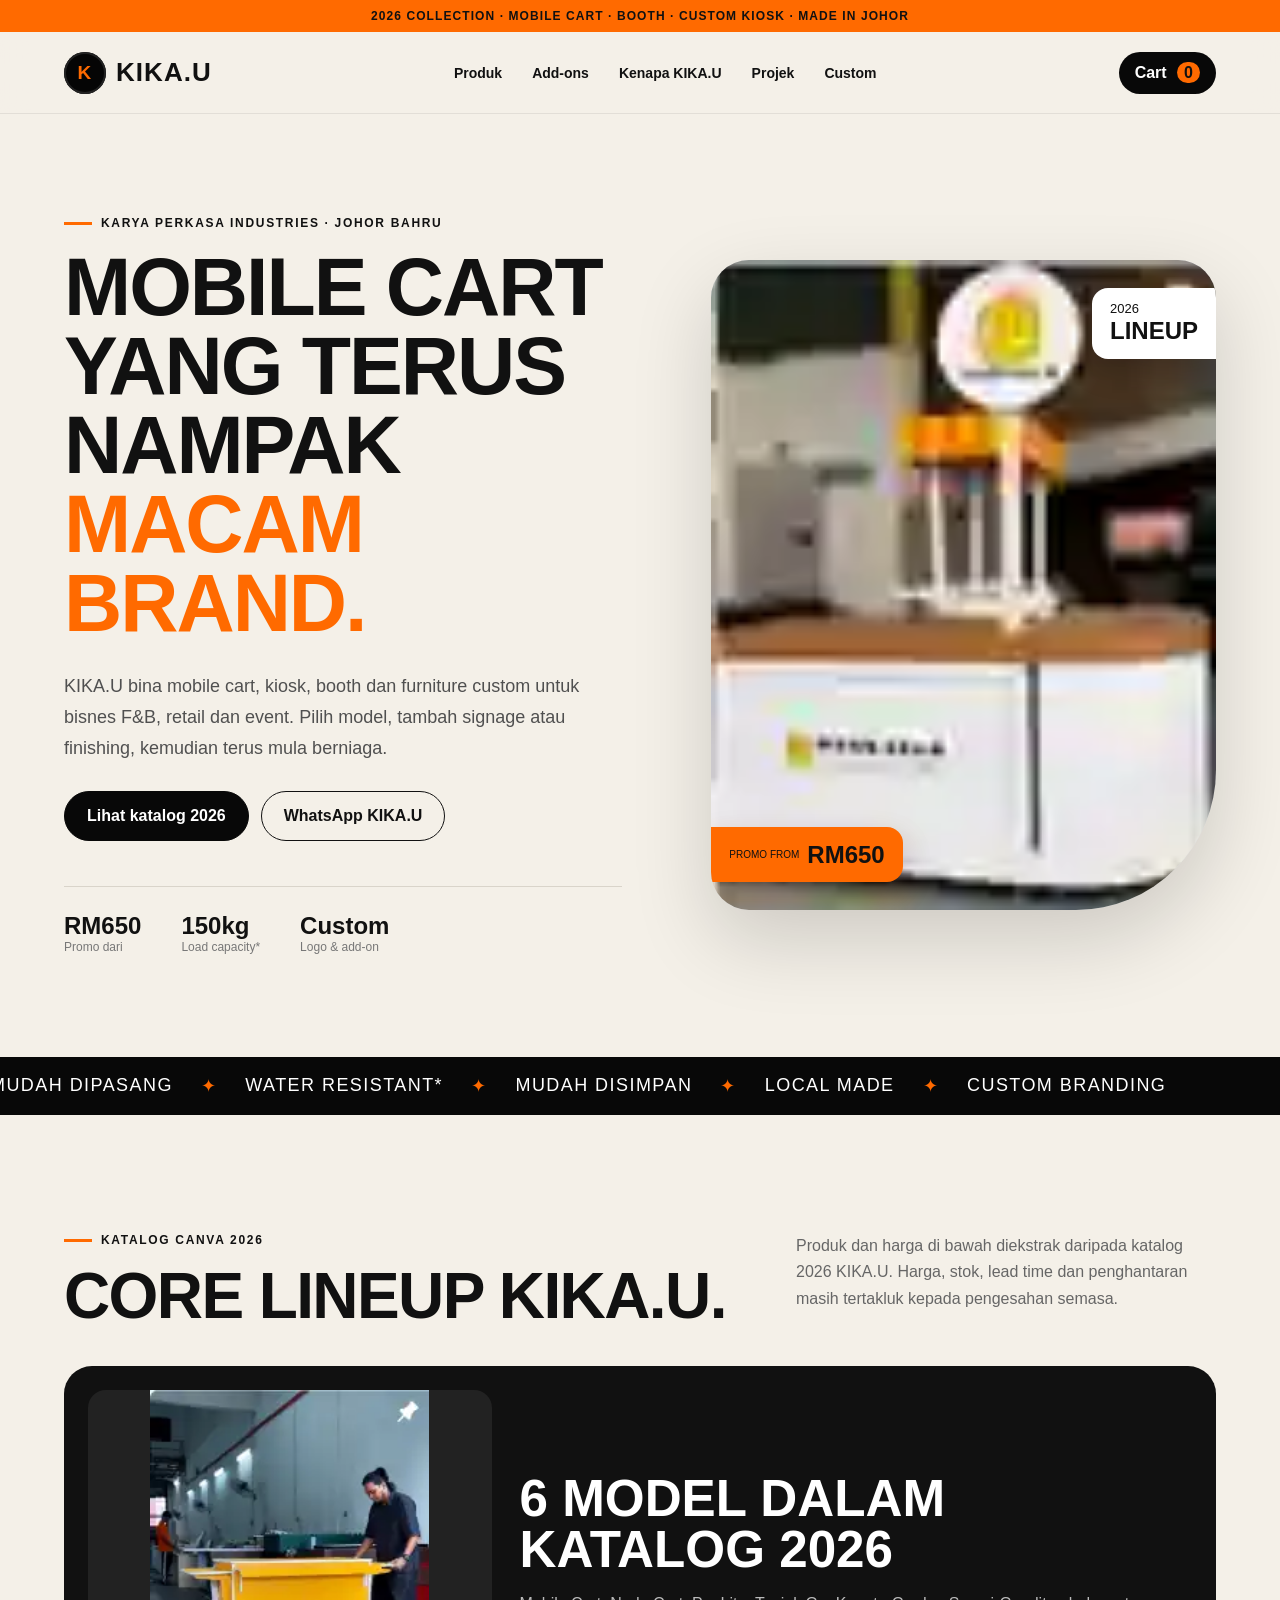
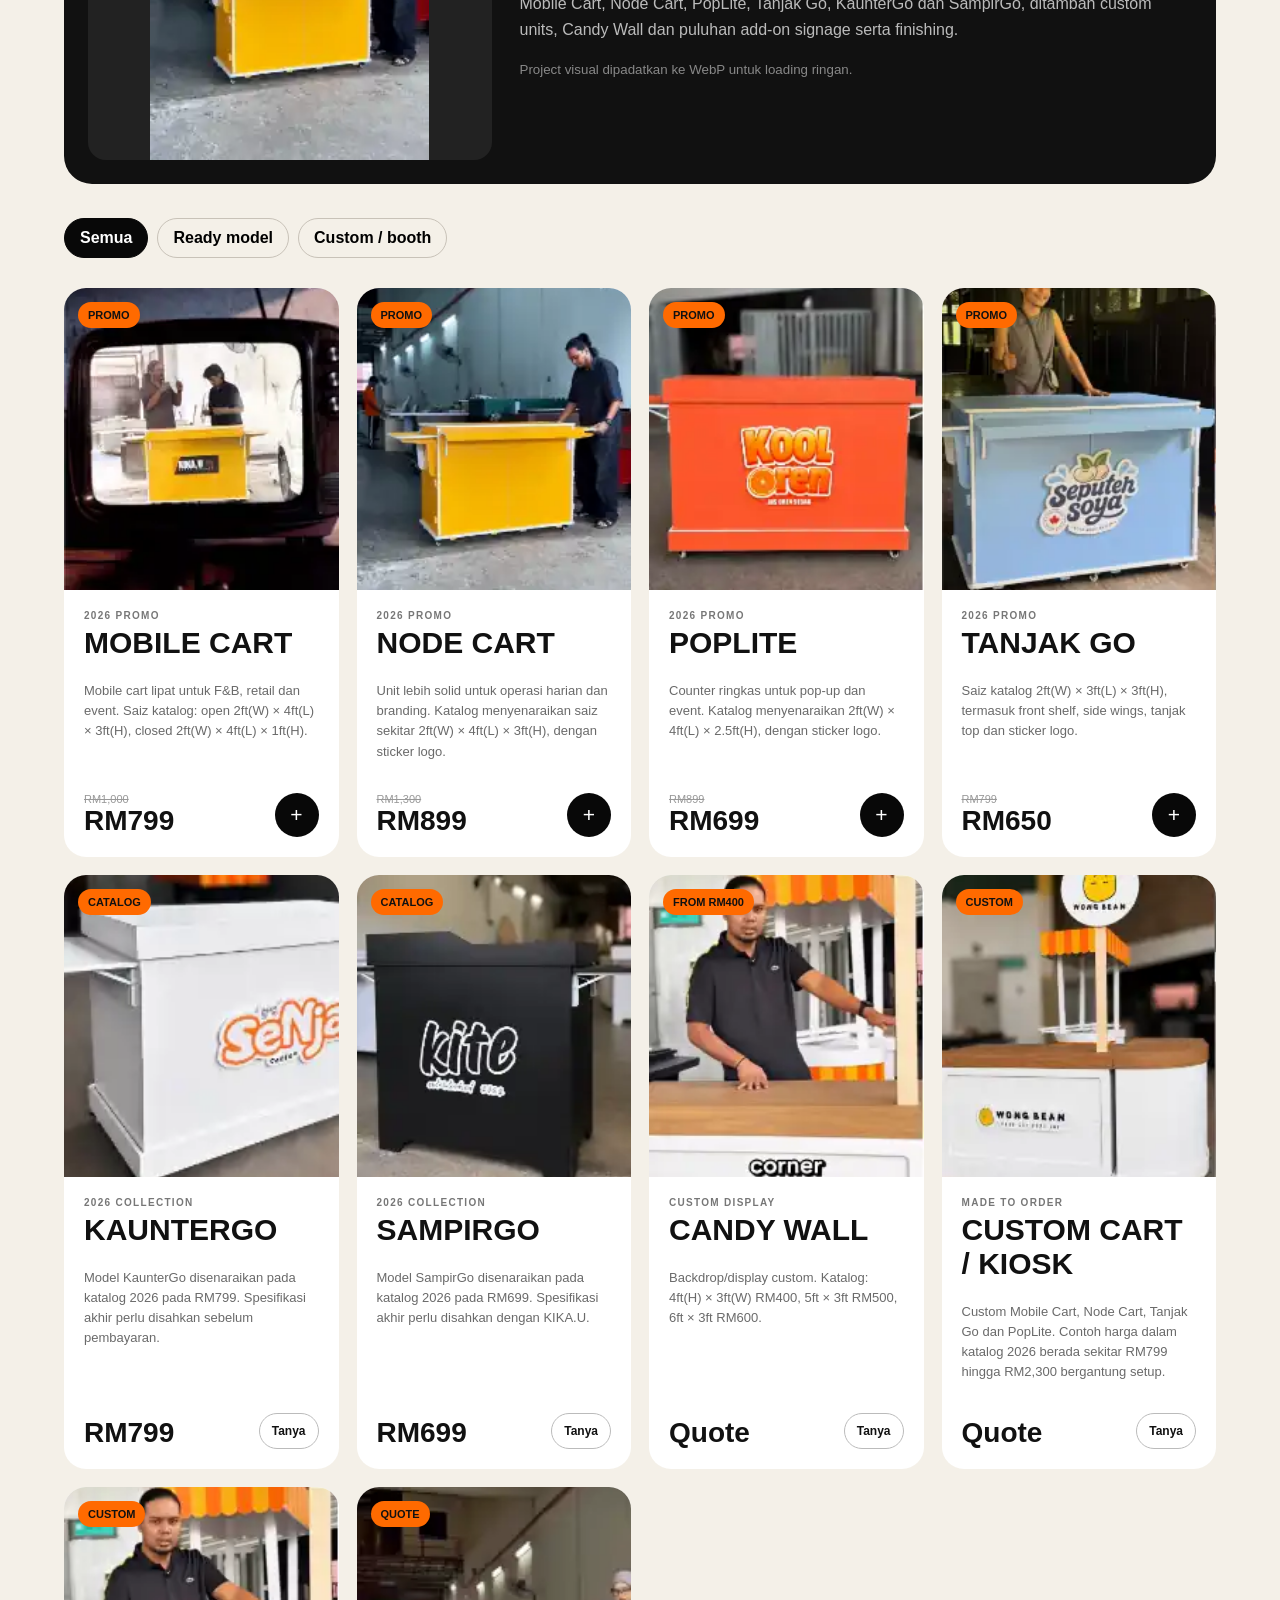
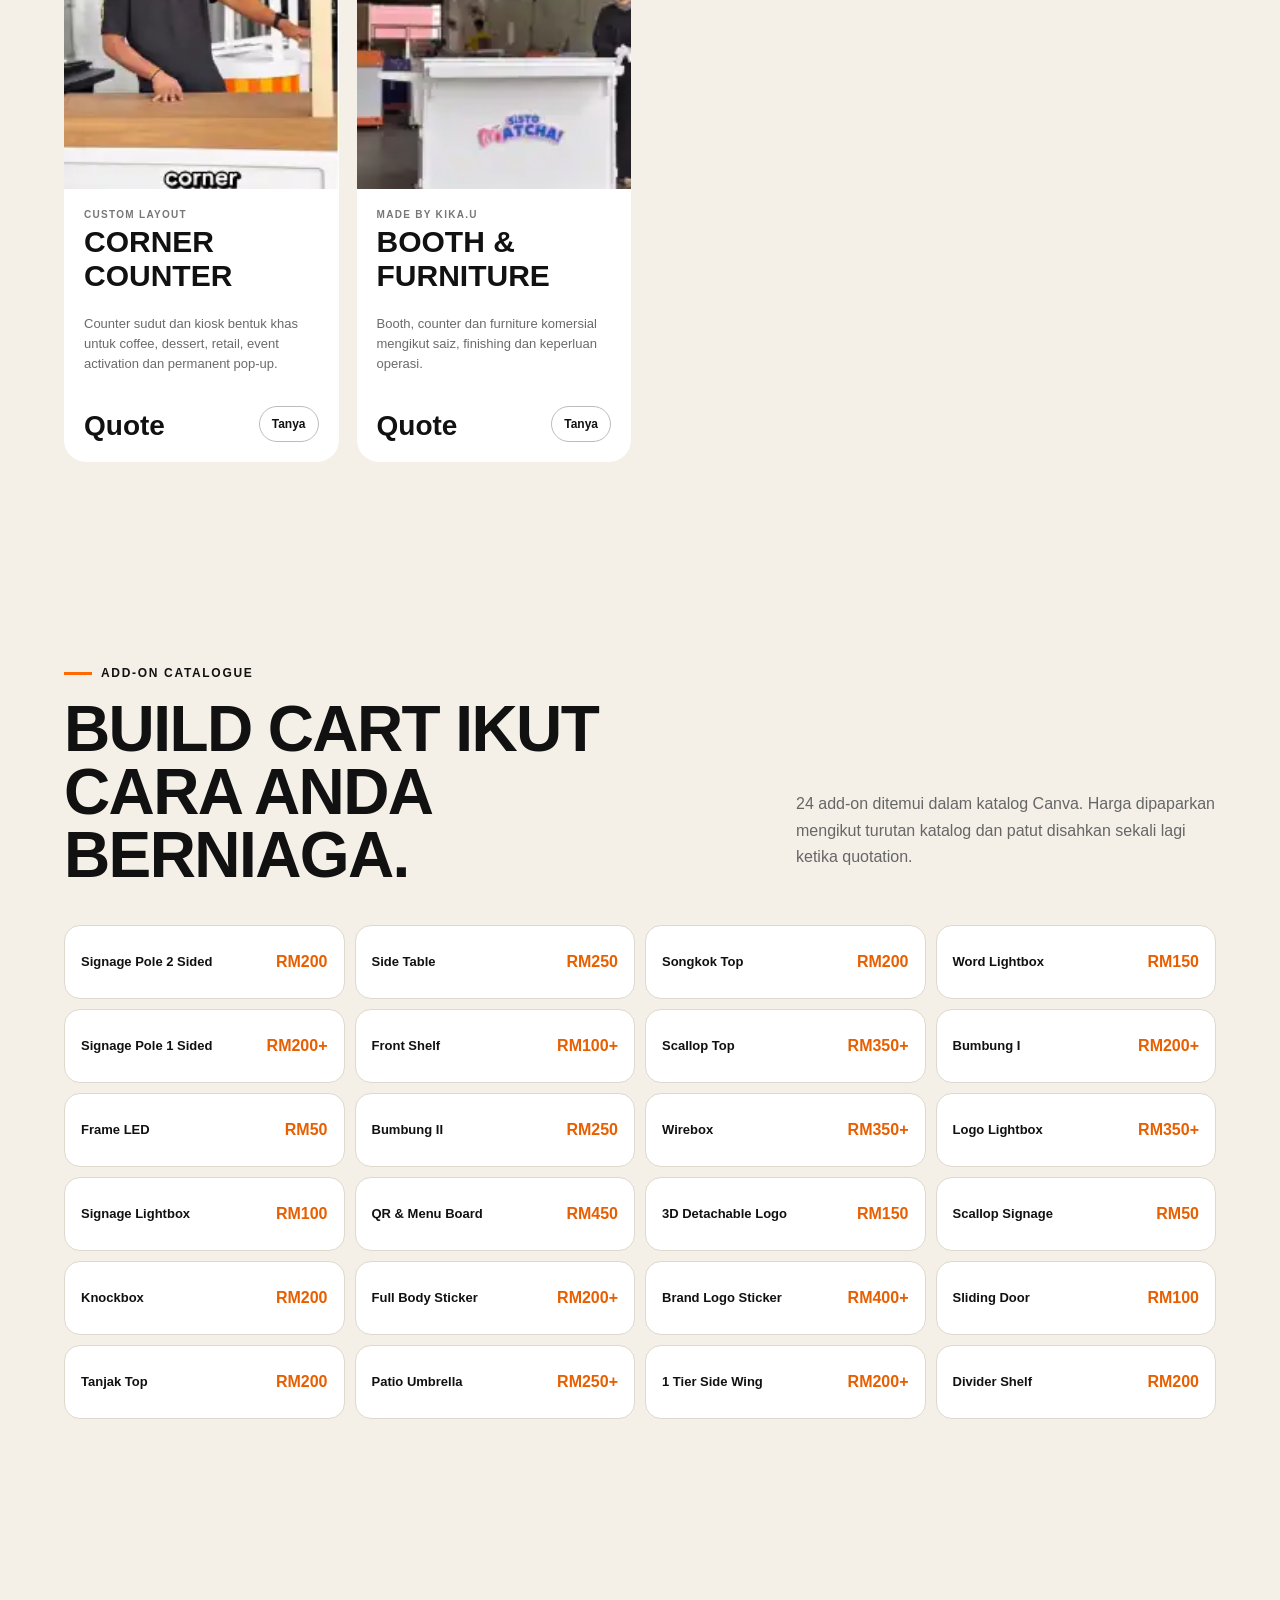
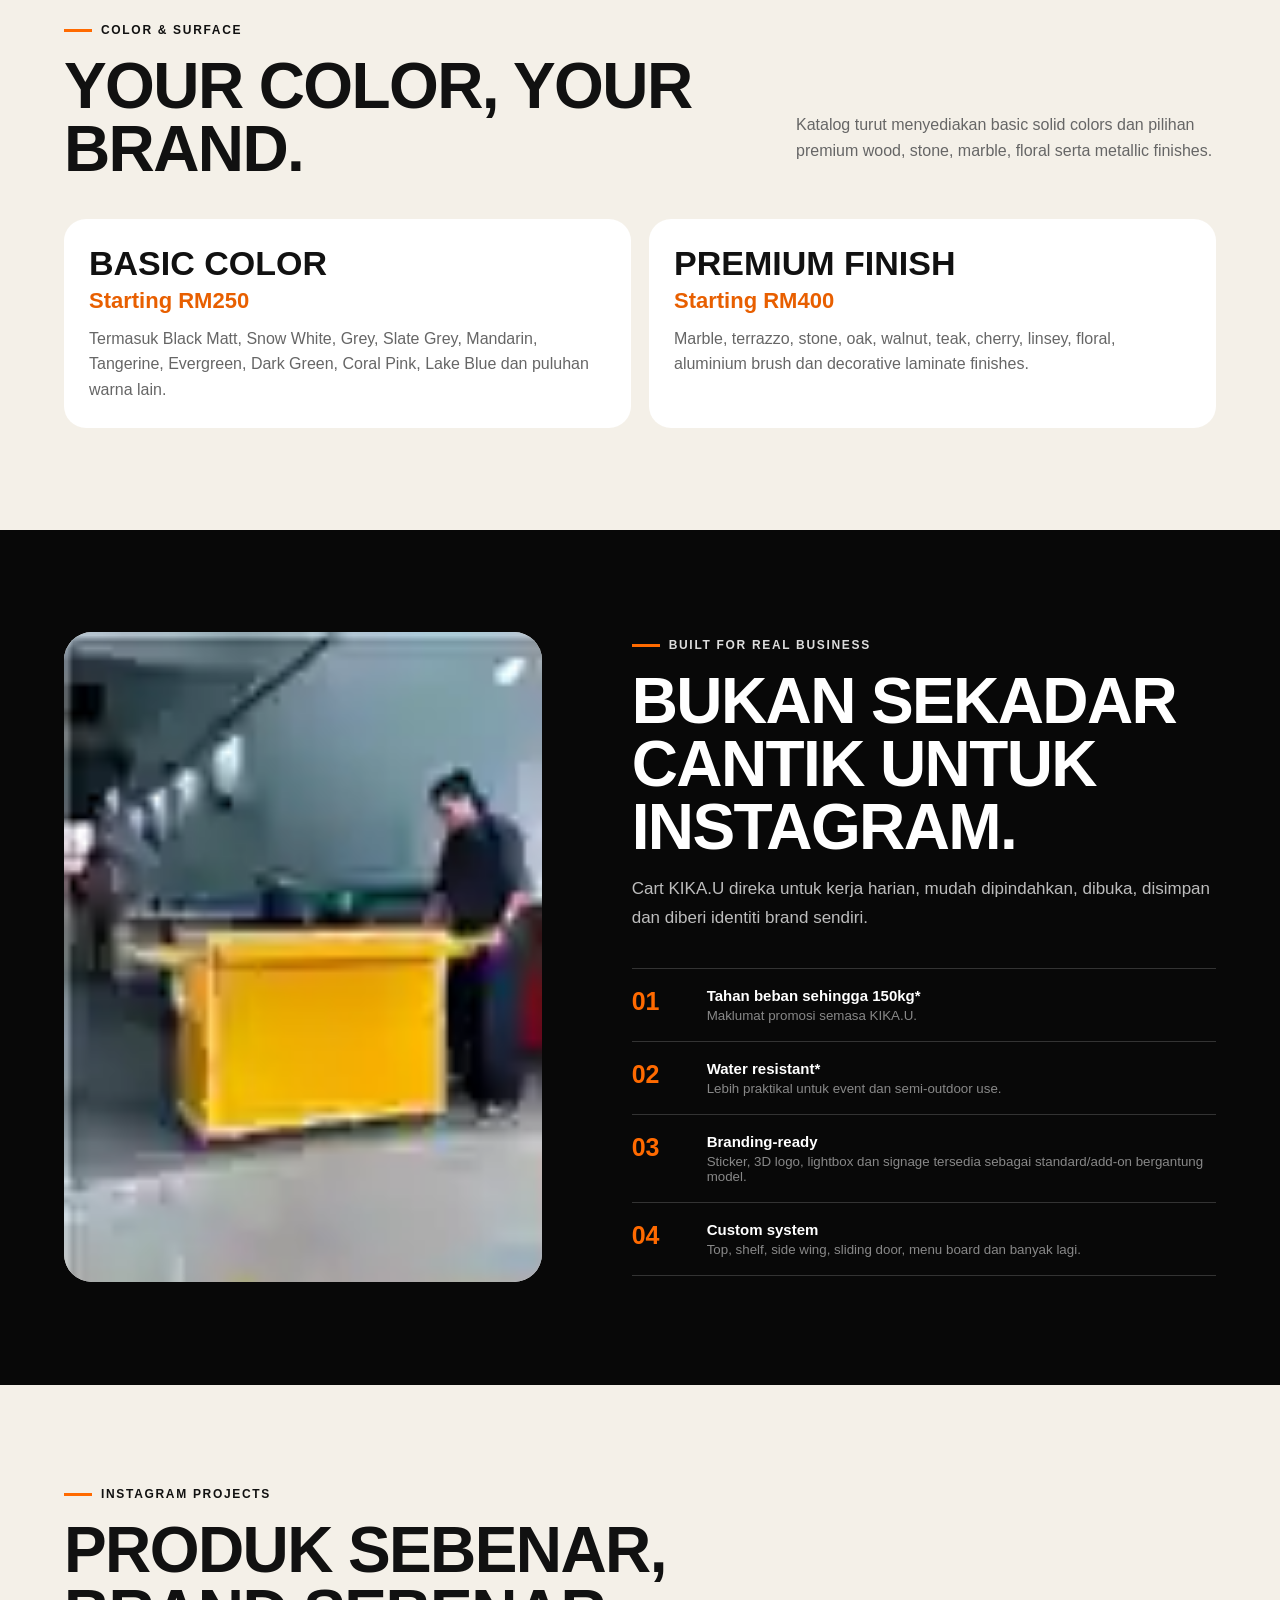
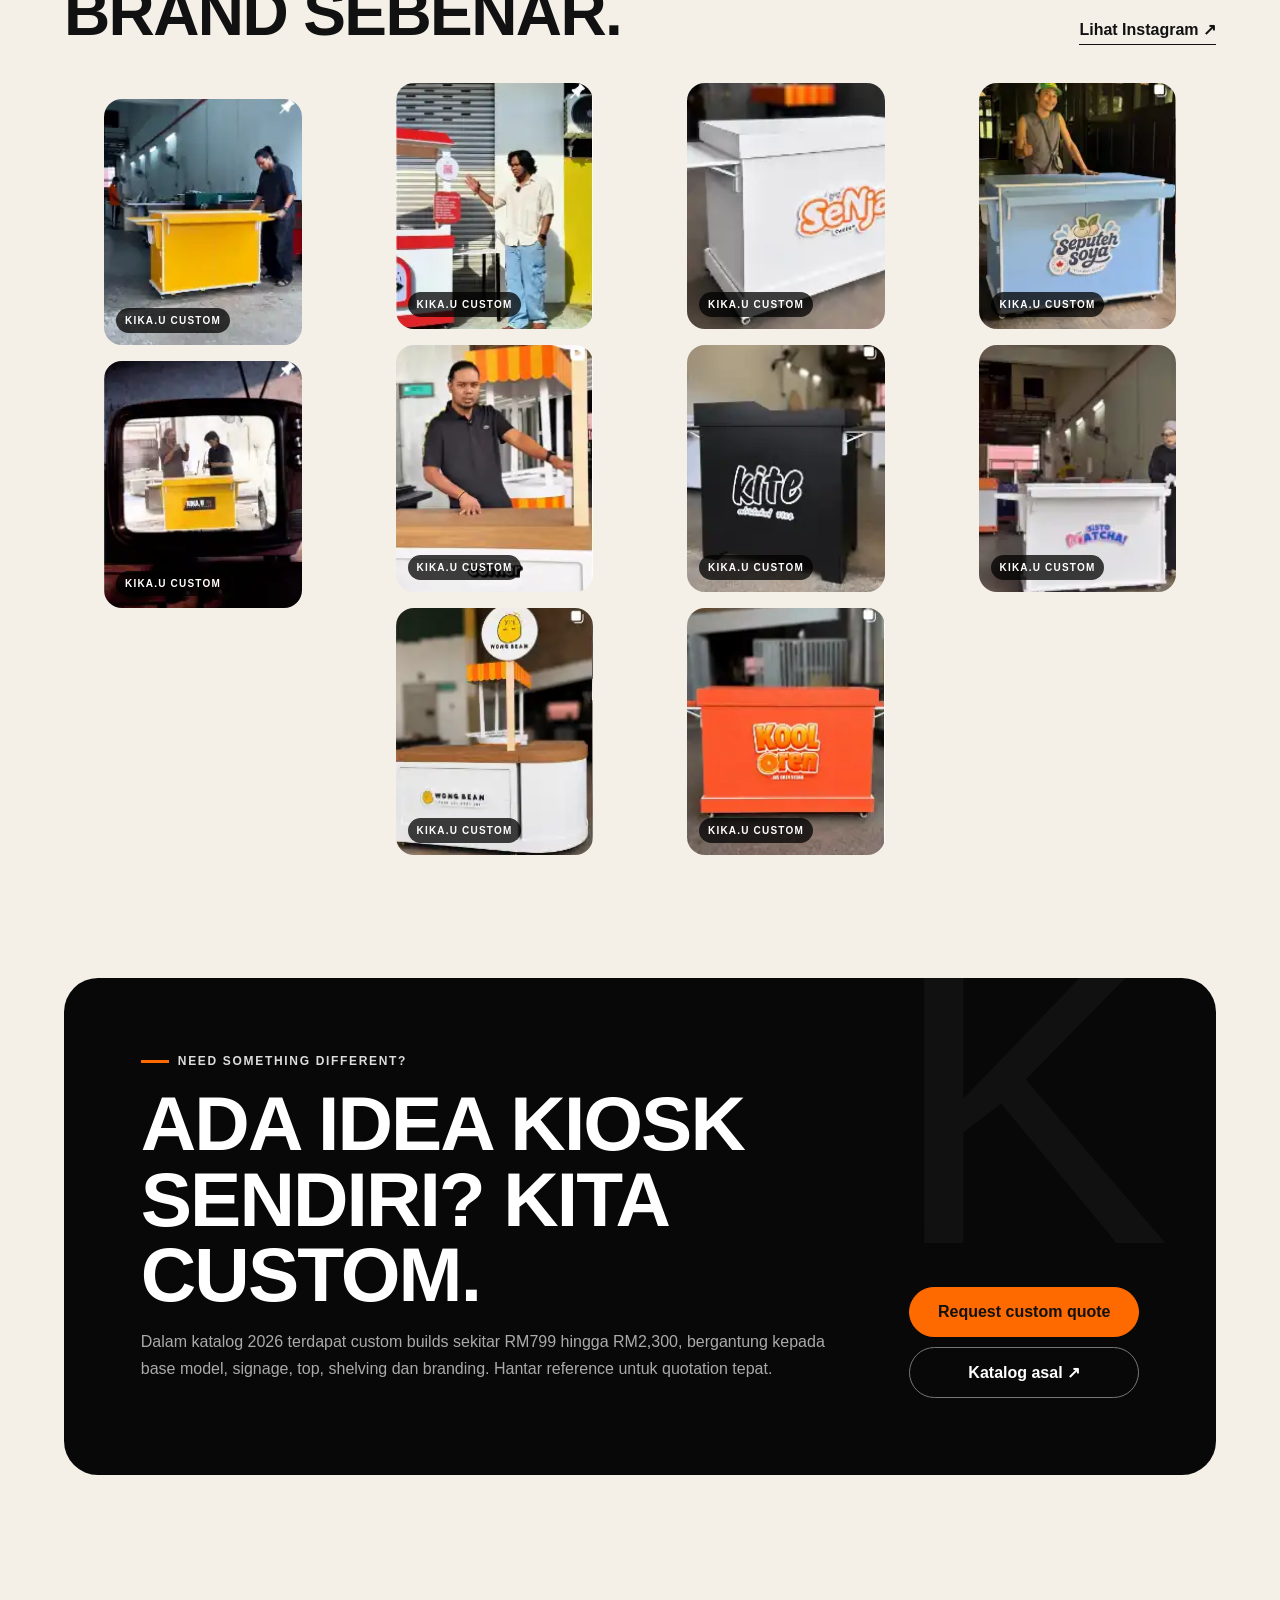
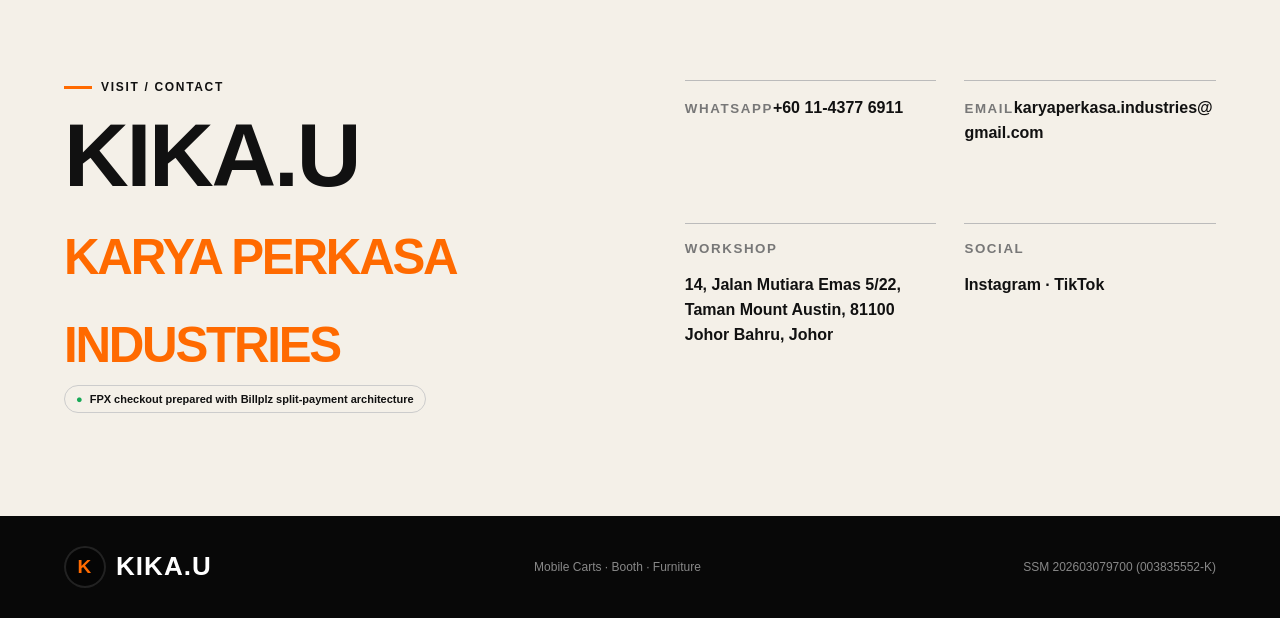
<file: index.html>
<!doctype html>
<html lang="ms">
<head>
  <meta charset="utf-8" />
  <meta name="viewport" content="width=device-width, initial-scale=1" />
  <meta name="theme-color" content="#0a0a0a" />
  <meta name="description" content="KIKA.U menghasilkan mobile cart, kiosk, booth dan furniture custom untuk usahawan, event dan retail di Johor Bahru." />
  <title>KIKA.U | Mobile Cart, Kiosk & Custom Furniture</title>
  <link rel="stylesheet" href="styles.css" />
  <style>
    .product-asset,.gallery-img{width:100%;height:100%;display:block;object-fit:cover}.product-card:hover .product-asset{transform:scale(1.035)}.product-asset{transition:transform .35s}.asset-thumb{object-fit:cover;background:#ddd}.catalogue-banner{display:grid;grid-template-columns:.75fr 1.25fr;gap:28px;background:#111;color:#fff;border-radius:28px;padding:24px;margin:0 0 34px;align-items:center}.catalogue-banner img{width:100%;max-height:370px;object-fit:contain;border-radius:18px;background:#222}.catalogue-banner h3{font-family:var(--display);font-size:clamp(34px,4vw,58px);text-transform:uppercase;margin:0 0 12px;line-height:1}.catalogue-banner p{color:#bbb;line-height:1.65}.catalogue-banner small{color:#888}.addon-grid{display:grid;grid-template-columns:repeat(4,1fr);gap:10px}.addon-card{background:#fff;border:1px solid #ded8cd;border-radius:16px;padding:16px;display:flex;gap:12px;align-items:center;justify-content:space-between;min-height:74px}.addon-card span{font-size:13px;font-weight:700}.addon-card strong{font-family:var(--display);white-space:nowrap;color:#e85f00}.addon-card:hover{border-color:#111;transform:translateY(-1px)}.finish-grid{display:grid;grid-template-columns:1fr 1fr;gap:18px}.finish-card{background:#fff;border-radius:22px;padding:25px}.finish-card h3{font-family:var(--display);font-size:34px;text-transform:uppercase;margin:0}.finish-card strong{display:block;color:#e85f00;font-size:22px;margin:5px 0 12px}.finish-card p{color:#666;line-height:1.6;margin:0}.payment-pill{display:inline-flex;align-items:center;gap:7px;border:1px solid #ccc;border-radius:999px;padding:7px 11px;font-size:11px;font-weight:800;margin-top:10px}.payment-pill:before{content:'●';color:#18a957}.gallery-card .gallery-img{aspect-ratio:4/5;transition:transform .4s}.gallery-card:hover .gallery-img{transform:scale(1.03)}@media(max-width:900px){.addon-grid{grid-template-columns:repeat(2,1fr)}.catalogue-banner{grid-template-columns:1fr}.finish-grid{grid-template-columns:1fr}}@media(max-width:520px){.addon-grid{grid-template-columns:1fr}.catalogue-banner{padding:16px}}
  </style>
  <script type="application/ld+json">
  {
    "@context":"https://schema.org",
    "@type":"LocalBusiness",
    "name":"KIKA.U | Karya Perkasa Industries",
    "telephone":"+601143776911",
    "email":"karyaperkasa.industries@gmail.com",
    "address":{"@type":"PostalAddress","streetAddress":"14, Jalan Mutiara Emas 5/22, Taman Mount Austin","postalCode":"81100","addressLocality":"Johor Bahru","addressRegion":"Johor","addressCountry":"MY"},
    "sameAs":["https://www.instagram.com/kika.u_/","https://www.tiktok.com/@kika.uu"]
  }
  </script>
</head>
<body>
  <div class="announcement">2026 COLLECTION · MOBILE CART · BOOTH · CUSTOM KIOSK · MADE IN JOHOR</div>
  <header class="nav-wrap">
    <a class="brand" href="#top" aria-label="KIKA.U home"><span class="brand-icon" aria-hidden="true"></span><span>KIKA.U</span></a>
    <nav class="desktop-nav" aria-label="Main navigation"><a href="#catalog">Produk</a><a href="#addons">Add-ons</a><a href="#why">Kenapa KIKA.U</a><a href="#projects">Projek</a><a href="#custom">Custom</a></nav>
    <button class="cart-btn" id="openCart" aria-label="Buka cart">Cart <span id="cartCount">0</span></button>
  </header>

  <main id="top">
    <section class="hero section-pad">
      <div class="hero-copy">
        <div class="eyebrow"><span></span> Karya Perkasa Industries · Johor Bahru</div>
        <h1>Mobile cart yang terus nampak <em>macam brand.</em></h1>
        <p>KIKA.U bina mobile cart, kiosk, booth dan furniture custom untuk bisnes F&amp;B, retail dan event. Pilih model, tambah signage atau finishing, kemudian terus mula berniaga.</p>
        <div class="hero-actions"><a class="btn btn-primary" href="#catalog">Lihat katalog 2026</a><a class="btn btn-ghost" href="https://wa.me/601143776911?text=Hi%20KIKA.U%2C%20saya%20nak%20tanya%20pasal%20mobile%20cart" target="_blank" rel="noopener">WhatsApp KIKA.U</a></div>
        <div class="hero-meta"><div><strong>RM650</strong><span>Promo dari</span></div><div><strong>150kg</strong><span>Load capacity*</span></div><div><strong>Custom</strong><span>Logo & add-on</span></div></div>
      </div>
      <div class="hero-visual"><div class="hero-img-wrap"><div class="sprite sprite-5 hero-photo" role="img" aria-label="Custom KIKA.U mobile kiosk"></div><div class="float-card top">2026<br><strong>LINEUP</strong></div><div class="float-card bottom"><span>PROMO FROM</span><strong>RM650</strong></div></div></div>
    </section>

    <section class="trust-strip" aria-label="Product benefits"><span>MUDAH DIPASANG</span><i>✦</i><span>WATER RESISTANT*</span><i>✦</i><span>MUDAH DISIMPAN</span><i>✦</i><span>LOCAL MADE</span><i>✦</i><span>CUSTOM BRANDING</span></section>

    <section class="catalog section-pad" id="catalog">
      <div class="section-head"><div><div class="eyebrow"><span></span> Katalog Canva 2026</div><h2>Core lineup KIKA.U.</h2></div><p>Produk dan harga di bawah diekstrak daripada katalog 2026 KIKA.U. Harga, stok, lead time dan penghantaran masih tertakluk kepada pengesahan semasa.</p></div>
      <div class="catalogue-banner"><img src="assets/instagram/project-01.webp" alt="KIKA.U 2026 product lineup promo" /><div><h3>6 model dalam katalog 2026</h3><p>Mobile Cart, Node Cart, PopLite, Tanjak Go, KaunterGo dan SampirGo, ditambah custom units, Candy Wall dan puluhan add-on signage serta finishing.</p><small>Project visual dipadatkan ke WebP untuk loading ringan.</small></div></div>
      <div class="filter-row" id="filters"><button class="filter active" data-filter="all">Semua</button><button class="filter" data-filter="ready">Ready model</button><button class="filter" data-filter="custom">Custom / booth</button></div>
      <div class="product-grid" id="productGrid"></div>
    </section>

    <section class="section-pad" id="addons">
      <div class="section-head"><div><div class="eyebrow"><span></span> Add-on catalogue</div><h2>Build cart ikut cara anda berniaga.</h2></div><p>24 add-on ditemui dalam katalog Canva. Harga dipaparkan mengikut turutan katalog dan patut disahkan sekali lagi ketika quotation.</p></div>
      <div class="addon-grid" id="addonGrid"></div>
    </section>

    <section class="section-pad" id="finishes">
      <div class="section-head"><div><div class="eyebrow"><span></span> Color & surface</div><h2>Your color, your brand.</h2></div><p>Katalog turut menyediakan basic solid colors dan pilihan premium wood, stone, marble, floral serta metallic finishes.</p></div>
      <div class="finish-grid"><div class="finish-card"><h3>Basic Color</h3><strong>Starting RM250</strong><p>Termasuk Black Matt, Snow White, Grey, Slate Grey, Mandarin, Tangerine, Evergreen, Dark Green, Coral Pink, Lake Blue dan puluhan warna lain.</p></div><div class="finish-card"><h3>Premium Finish</h3><strong>Starting RM400</strong><p>Marble, terrazzo, stone, oak, walnut, teak, cherry, linsey, floral, aluminium brush dan decorative laminate finishes.</p></div></div>
    </section>

    <section class="feature-panel section-pad" id="why">
      <div class="feature-image"><div class="sprite sprite-1 feature-photo" role="img" aria-label="KIKA.U cart being handled in workshop"></div></div>
      <div class="feature-copy"><div class="eyebrow light"><span></span> Built for real business</div><h2>Bukan sekadar cantik untuk Instagram.</h2><p>Cart KIKA.U direka untuk kerja harian, mudah dipindahkan, dibuka, disimpan dan diberi identiti brand sendiri.</p><div class="feature-list"><div><b>01</b><span><strong>Tahan beban sehingga 150kg*</strong><small>Maklumat promosi semasa KIKA.U.</small></span></div><div><b>02</b><span><strong>Water resistant*</strong><small>Lebih praktikal untuk event dan semi-outdoor use.</small></span></div><div><b>03</b><span><strong>Branding-ready</strong><small>Sticker, 3D logo, lightbox dan signage tersedia sebagai standard/add-on bergantung model.</small></span></div><div><b>04</b><span><strong>Custom system</strong><small>Top, shelf, side wing, sliding door, menu board dan banyak lagi.</small></span></div></div></div>
    </section>

    <section class="projects section-pad" id="projects">
      <div class="section-head"><div><div class="eyebrow"><span></span> Instagram projects</div><h2>Produk sebenar, brand sebenar.</h2></div><a class="text-link" href="https://www.instagram.com/kika.u_/" target="_blank" rel="noopener">Lihat Instagram ↗</a></div>
      <div class="masonry" id="gallery"></div>
    </section>

    <section class="custom section-pad" id="custom"><div class="custom-card"><div><div class="eyebrow light"><span></span> Need something different?</div><h2>Ada idea kiosk sendiri? Kita custom.</h2><p>Dalam katalog 2026 terdapat custom builds sekitar RM799 hingga RM2,300, bergantung kepada base model, signage, top, shelving dan branding. Hantar reference untuk quotation tepat.</p></div><div class="custom-actions"><a class="btn btn-orange" href="https://wa.me/601143776911?text=Hi%20KIKA.U%2C%20saya%20nak%20buat%20custom%20kiosk%2Fcart.%20Boleh%20saya%20share%20reference%3F" target="_blank" rel="noopener">Request custom quote</a><a class="btn btn-dark-outline" href="https://canva.link/catalogkikau" target="_blank" rel="noopener">Katalog asal ↗</a></div></div></section>

    <section class="contact section-pad"><div class="contact-copy"><div class="eyebrow"><span></span> Visit / contact</div><h2>KIKA.U<br><span>Karya Perkasa Industries</span></h2><div class="payment-pill">FPX checkout prepared with Billplz split-payment architecture</div></div><div class="contact-grid"><div><small>WhatsApp</small><a href="https://wa.me/601143776911" target="_blank" rel="noopener">+60 11-4377 6911</a></div><div><small>Email</small><a href="mailto:karyaperkasa.industries@gmail.com">karyaperkasa.industries@gmail.com</a></div><div><small>Workshop</small><p>14, Jalan Mutiara Emas 5/22,<br>Taman Mount Austin, 81100 Johor Bahru, Johor</p></div><div><small>Social</small><p><a href="https://www.instagram.com/kika.u_/" target="_blank" rel="noopener">Instagram</a> · <a href="https://www.tiktok.com/@kika.uu" target="_blank" rel="noopener">TikTok</a></p></div></div></section>
  </main>

  <footer><div class="brand footer-brand"><span class="brand-icon" aria-hidden="true"></span><span>KIKA.U</span></div><p>Mobile Carts · Booth · Furniture</p><p>SSM 202603079700 (003835552-K)</p></footer>

  <div class="drawer-backdrop" id="drawerBackdrop"></div><aside class="cart-drawer" id="cartDrawer" aria-hidden="true"><div class="drawer-head"><div><small>YOUR ORDER</small><h3>Cart</h3></div><button id="closeCart" aria-label="Close cart">×</button></div><div class="cart-items" id="cartItems"></div><div class="cart-footer"><div class="subtotal"><span>Subtotal</span><strong id="subtotal">RM0</strong></div><p class="fineprint">Shipping, delivery dan custom add-on akan disahkan oleh KIKA.U. Checkout online hanya dibuka untuk model dengan harga promo yang telah dimasukkan dalam server price book.</p><button class="btn btn-primary full" id="checkoutBtn">Checkout dengan FPX</button><button class="btn btn-ghost full" id="whatsappOrder">Order melalui WhatsApp</button></div></aside>

  <div class="modal-backdrop" id="modalBackdrop"></div><section class="checkout-modal" id="checkoutModal" aria-hidden="true"><button class="modal-close" id="closeCheckout" aria-label="Close checkout">×</button><div class="eyebrow"><span></span> Secure checkout</div><h3>Bayar dengan FPX</h3><p>Checkout disediakan untuk Billplz FPX. Collection merchant mesti mempunyai Split Rule 1% kepada platform sebelum transaksi dibenarkan.</p><form id="checkoutForm" method="POST" action="/api/checkout"><input type="hidden" name="items" id="checkoutItems" /><label>Nama penuh<input name="name" required autocomplete="name" placeholder="Nama seperti dalam IC / bank" /></label><label>Email<input name="email" type="email" required autocomplete="email" placeholder="nama@email.com" /></label><label>No. telefon<input name="phone" required inputmode="tel" autocomplete="tel" placeholder="01XXXXXXXX" /></label><label>Bank<select name="bank_prefix" required id="bankSelect"></select></label><label class="terms"><input type="checkbox" required /> <span>Saya faham harga add-on dan penghantaran akan disahkan berasingan jika berkenaan.</span></label><button class="btn btn-primary full" type="submit">Teruskan ke FPX</button><small class="payment-note">Gateway fee FPX adalah berasingan daripada platform transaction fee. Live checkout memerlukan akaun merchant dan credential gateway yang telah disahkan.</small></form></section>
  <script src="app.js"></script>
</body>
</html>
</file>
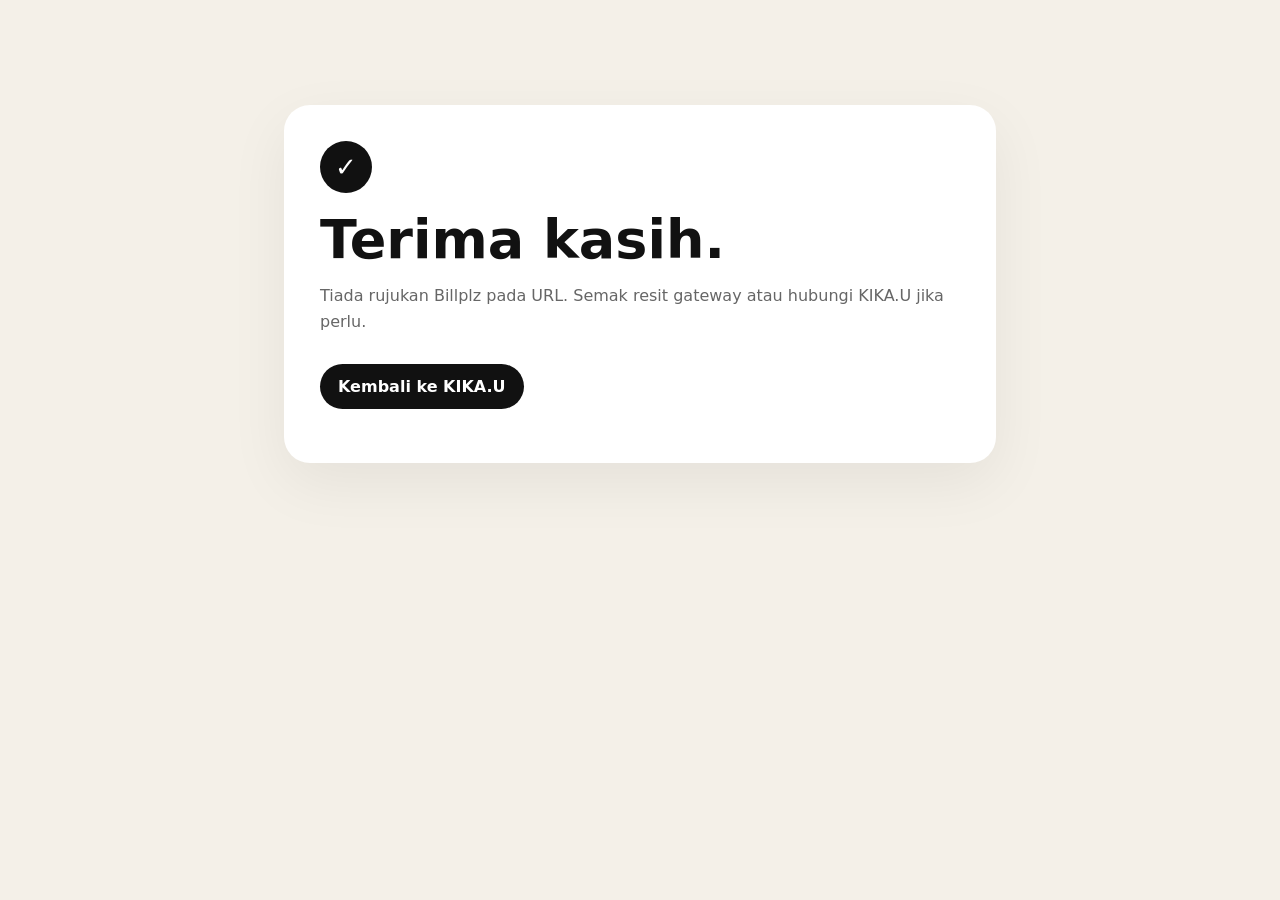
<file: payment-status.html>
<!doctype html>
<html lang="ms"><head><meta charset="utf-8"><meta name="viewport" content="width=device-width,initial-scale=1"><title>Status Pembayaran | KIKA.U</title>
<style>body{font-family:system-ui,-apple-system,sans-serif;background:#f4f0e8;margin:0;padding:24px;color:#111}.box{max-width:640px;margin:9vh auto;background:#fff;padding:36px;border-radius:26px;box-shadow:0 20px 60px #00000010}.mark{width:52px;height:52px;border-radius:50%;display:grid;place-items:center;background:#111;color:#fff;font-size:26px}h1{font-size:clamp(36px,7vw,54px);line-height:1;margin:20px 0 12px}p{line-height:1.65;color:#666}.amount{font-size:28px;font-weight:800;color:#111}.btn{display:inline-block;background:#111;color:#fff;padding:13px 18px;border-radius:999px;text-decoration:none;font-weight:700;margin-top:12px}.meta{font-size:12px;color:#999;margin-top:18px}</style></head>
<body><main class="box"><div class="mark" id="mark">…</div><h1 id="title">Semak pembayaran…</h1><p id="message">Kami sedang sahkan status transaksi dengan gateway.</p><div class="amount" id="amount"></div><a class="btn" href="/">Kembali ke KIKA.U</a><div class="meta" id="meta"></div></main>
<script>
const q=new URLSearchParams(location.search);const id=q.get('billplz[id]')||q.get('id');
const money=cents=>'RM'+(Number(cents||0)/100).toLocaleString('en-MY',{minimumFractionDigits:2,maximumFractionDigits:2});
(async()=>{const title=document.querySelector('#title'),msg=document.querySelector('#message'),mark=document.querySelector('#mark'),amount=document.querySelector('#amount'),meta=document.querySelector('#meta');if(!id){title.textContent='Terima kasih.';msg.textContent='Tiada rujukan Billplz pada URL. Semak resit gateway atau hubungi KIKA.U jika perlu.';mark.textContent='✓';return}try{const r=await fetch('/api/payment-status?id='+encodeURIComponent(id),{cache:'no-store'});const s=await r.json();if(!r.ok)throw new Error();if(s.paid){title.textContent='Pembayaran berjaya';msg.textContent='Bayaran telah disahkan. KIKA.U boleh teruskan pengesahan order, stok dan penghantaran.';mark.textContent='✓';amount.textContent=money(s.paid_amount||s.amount)}else{title.textContent='Pembayaran belum disahkan';msg.textContent='Transaksi masih belum berstatus paid. Jika anda baru sahaja membayar, refresh halaman ini sebentar lagi.';mark.textContent='…';amount.textContent=money(s.amount)}meta.textContent='Bill ID: '+id+' · Status: '+(s.state||'unknown')}catch{title.textContent='Status belum dapat disemak';msg.textContent='Gateway tidak dapat dihubungi sekarang. Simpan Bill ID ini dan cuba semula atau WhatsApp KIKA.U.';mark.textContent='!';meta.textContent='Bill ID: '+id}})();
</script></body></html>
</file>
<file: styles.css>
:root{--black:#080808;--ink:#111;--paper:#f4f0e8;--white:#fff;--orange:#ff6a00;--orange2:#ff8a00;--muted:#777;--line:#d9d4ca;--radius:22px;--display:'Arial Narrow','Roboto Condensed',Impact,sans-serif;--body:Inter,Arial,sans-serif}*{box-sizing:border-box}html{scroll-behavior:smooth}body{margin:0;background:var(--paper);color:var(--ink);font-family:var(--body);overflow-x:hidden}a{color:inherit;text-decoration:none}button,input,select{font:inherit}.announcement{background:var(--orange);color:#111;text-align:center;font-weight:800;font-size:12px;letter-spacing:.09em;padding:9px 16px}.nav-wrap{height:82px;display:flex;align-items:center;justify-content:space-between;padding:0 clamp(20px,5vw,80px);position:sticky;top:0;background:rgba(244,240,232,.94);backdrop-filter:blur(14px);z-index:50;border-bottom:1px solid rgba(17,17,17,.08)}.brand{display:flex;align-items:center;gap:10px;font-family:var(--display);font-size:26px;font-weight:700;letter-spacing:.04em}.brand-icon{width:42px;height:42px;border-radius:50%;background:#050505;display:inline-grid;place-items:center;position:relative;box-shadow:inset 0 0 0 2px #222}.brand-icon:after{content:'K';font:700 19px var(--display);color:var(--orange)}.desktop-nav{display:flex;gap:30px;font-size:14px;font-weight:700}.desktop-nav a{position:relative}.desktop-nav a:after{content:'';position:absolute;height:2px;background:var(--orange);left:0;right:100%;bottom:-5px;transition:.25s}.desktop-nav a:hover:after{right:0}.cart-btn{border:0;background:var(--black);color:white;border-radius:999px;padding:12px 16px;font-weight:700;cursor:pointer}.cart-btn span{background:var(--orange);color:#111;border-radius:999px;padding:2px 7px;margin-left:6px}.section-pad{padding:clamp(70px,8vw,120px) clamp(20px,5vw,80px)}.hero{display:grid;grid-template-columns:1.05fr .95fr;gap:7vw;align-items:center;min-height:760px}.eyebrow{font-size:12px;letter-spacing:.14em;text-transform:uppercase;font-weight:800;display:flex;align-items:center;gap:9px;margin-bottom:18px}.eyebrow span{display:inline-block;width:28px;height:3px;background:var(--orange)}.eyebrow.light{color:#ddd}.hero h1,.section-head h2,.feature-copy h2,.custom-card h2,.contact h2{font-family:var(--display);text-transform:uppercase;line-height:.98;margin:0;letter-spacing:-.025em}.hero h1{font-size:clamp(54px,6.3vw,105px);max-width:900px}.hero h1 em{color:var(--orange);font-style:normal}.hero-copy>p{max-width:650px;font-size:18px;line-height:1.7;color:#505050;margin:28px 0}.hero-actions{display:flex;gap:12px;flex-wrap:wrap}.btn{display:inline-flex;align-items:center;justify-content:center;border-radius:999px;padding:15px 22px;border:1px solid var(--ink);font-weight:800;cursor:pointer;transition:transform .2s,background .2s}.btn:hover{transform:translateY(-2px)}.btn-primary{background:var(--black);color:#fff;border-color:var(--black)}.btn-primary:hover{background:var(--orange);color:#111;border-color:var(--orange)}.btn-ghost{background:transparent}.btn-orange{background:var(--orange);border-color:var(--orange);color:#111}.btn-dark-outline{border-color:#777;color:white}.full{width:100%}.hero-meta{display:flex;gap:40px;margin-top:45px;border-top:1px solid var(--line);padding-top:25px}.hero-meta div{display:flex;flex-direction:column}.hero-meta strong{font-family:var(--display);font-size:24px}.hero-meta span{font-size:12px;color:var(--muted)}.hero-visual{display:flex;justify-content:center}.hero-img-wrap{width:min(100%,580px);height:650px;position:relative;background:#ddd;overflow:hidden;border-radius:38px 38px 140px 38px;box-shadow:0 30px 80px rgba(0,0,0,.16)}.hero-photo{width:100%;height:100%}.float-card{position:absolute;background:white;padding:14px 18px;font-family:var(--display);font-size:13px;line-height:1.15;box-shadow:0 12px 30px rgba(0,0,0,.18)}.float-card strong{font-size:24px}.float-card.top{top:28px;right:0;border-radius:16px 0 0 16px}.float-card.bottom{bottom:28px;left:0;background:var(--orange);border-radius:0 16px 16px 0;display:flex;align-items:center;gap:8px}.float-card.bottom span{font-size:10px}.trust-strip{background:var(--black);color:#fff;display:flex;align-items:center;gap:28px;white-space:nowrap;overflow:hidden;padding:18px 0;font-family:var(--display);letter-spacing:.08em;font-size:18px}.trust-strip span:nth-child(1){margin-left:-10px}.trust-strip i{color:var(--orange);font-style:normal}.section-head{display:flex;justify-content:space-between;align-items:end;gap:35px;margin-bottom:38px}.section-head h2{font-size:clamp(44px,5vw,78px);max-width:820px}.section-head>p{max-width:420px;line-height:1.65;color:#666}.filter-row{display:flex;gap:9px;flex-wrap:wrap;margin-bottom:30px}.filter{border:1px solid #c8c2b8;background:transparent;border-radius:999px;padding:10px 15px;cursor:pointer;font-weight:700}.filter.active,.filter:hover{background:var(--black);color:#fff;border-color:var(--black)}.product-grid{display:grid;grid-template-columns:repeat(4,1fr);gap:18px}.product-card{background:#fff;border-radius:var(--radius);overflow:hidden;display:flex;flex-direction:column;min-width:0}.product-image{aspect-ratio:4/4.4;background:#ddd;position:relative;overflow:hidden}.product-image .sprite{width:100%;height:100%;transition:transform .4s}.product-card:hover .product-image .sprite{transform:scale(1.04)}.badge{position:absolute;top:14px;left:14px;background:var(--orange);padding:7px 10px;border-radius:999px;font-weight:800;font-size:11px}.product-body{padding:20px;display:flex;flex-direction:column;flex:1}.product-kicker{text-transform:uppercase;font-size:10px;letter-spacing:.13em;color:#777;font-weight:800}.product-title{font-family:var(--display);font-size:30px;margin:5px 0 8px;text-transform:uppercase}.product-desc{font-size:13px;color:#6a6a6a;line-height:1.55;min-height:60px}.product-bottom{display:flex;align-items:end;justify-content:space-between;gap:10px;margin-top:auto;padding-top:18px}.price{display:flex;flex-direction:column}.price s{font-size:11px;color:#999}.price strong{font-family:var(--display);font-size:28px}.add-btn{border:0;width:44px;height:44px;border-radius:50%;background:var(--black);color:white;font-size:21px;cursor:pointer}.add-btn:hover{background:var(--orange);color:#111}.enquire-btn{border:1px solid #bbb;border-radius:999px;background:transparent;padding:10px 12px;font-size:12px;font-weight:800}.feature-panel{background:var(--black);color:white;display:grid;grid-template-columns:.9fr 1.1fr;gap:7vw;align-items:center}.feature-image{min-height:650px;border-radius:28px;overflow:hidden}.feature-photo{width:100%;height:100%;min-height:650px}.feature-copy h2{font-size:clamp(46px,5vw,82px)}.feature-copy>p{color:#bdbdbd;line-height:1.7;max-width:650px;font-size:17px}.feature-list{margin-top:35px;border-top:1px solid #333}.feature-list>div{display:grid;grid-template-columns:60px 1fr;border-bottom:1px solid #333;padding:18px 0;gap:15px}.feature-list b{font-family:var(--display);font-size:25px;color:var(--orange)}.feature-list span{display:flex;flex-direction:column;gap:4px}.feature-list strong{font-size:15px}.feature-list small{color:#888}.text-link{font-weight:800;border-bottom:1px solid #111;padding-bottom:5px}.masonry{columns:4 260px;column-gap:14px}.gallery-card{break-inside:avoid;margin-bottom:14px;border-radius:18px;overflow:hidden;background:#ddd;position:relative}.gallery-card .sprite{width:100%;aspect-ratio:4/5;transition:transform .4s}.gallery-card:hover .sprite{transform:scale(1.03)}.gallery-card:after{content:'KIKA.U CUSTOM';position:absolute;left:12px;bottom:12px;background:rgba(0,0,0,.75);color:white;font-size:10px;font-weight:800;letter-spacing:.12em;padding:7px 9px;border-radius:999px}.custom{padding-top:20px}.custom-card{background:var(--black);color:white;border-radius:34px;padding:clamp(35px,6vw,80px);display:flex;justify-content:space-between;align-items:end;gap:40px;position:relative;overflow:hidden}.custom-card:before{content:'K';position:absolute;font-family:var(--display);font-size:420px;line-height:1;color:#111;right:4%;top:-90px}.custom-card>div{position:relative;z-index:1}.custom-card h2{font-size:clamp(48px,6vw,90px);max-width:800px}.custom-card p{max-width:700px;line-height:1.7;color:#aaa}.custom-actions{display:flex;flex-direction:column;gap:10px;min-width:230px}.contact{display:grid;grid-template-columns:1fr 1fr;gap:7vw}.contact h2{font-size:clamp(55px,7vw,105px)}.contact h2 span{color:var(--orange);font-size:.55em}.contact-grid{display:grid;grid-template-columns:1fr 1fr;gap:28px}.contact-grid div{border-top:1px solid #bbb;padding-top:15px}.contact-grid small{text-transform:uppercase;letter-spacing:.12em;color:#777;font-weight:800}.contact-grid a,.contact-grid p{font-weight:700;line-height:1.55;word-break:break-word}footer{background:var(--black);color:#888;padding:30px clamp(20px,5vw,80px);display:flex;align-items:center;justify-content:space-between;gap:20px;font-size:12px}.footer-brand{color:white}.drawer-backdrop,.modal-backdrop{position:fixed;inset:0;background:rgba(0,0,0,.55);z-index:89;opacity:0;pointer-events:none;transition:.25s}.drawer-backdrop.show,.modal-backdrop.show{opacity:1;pointer-events:auto}.cart-drawer{position:fixed;right:0;top:0;bottom:0;width:min(470px,100%);background:#fff;z-index:90;transform:translateX(100%);transition:.3s;display:flex;flex-direction:column}.cart-drawer.open{transform:none}.drawer-head{display:flex;align-items:center;justify-content:space-between;padding:25px;border-bottom:1px solid #eee}.drawer-head h3,.checkout-modal h3{font-family:var(--display);font-size:38px;text-transform:uppercase;margin:3px 0}.drawer-head button,.modal-close{border:0;background:transparent;font-size:34px;cursor:pointer}.cart-items{padding:15px 25px;overflow:auto;flex:1}.empty-cart{color:#777;text-align:center;margin:80px 0}.cart-row{display:grid;grid-template-columns:70px 1fr auto;gap:12px;padding:14px 0;border-bottom:1px solid #eee}.cart-thumb{width:70px;height:78px;border-radius:10px}.cart-row strong{display:block}.cart-row small{color:#777}.qty{display:flex;gap:7px;align-items:center;margin-top:8px}.qty button{width:25px;height:25px;border:1px solid #ddd;background:white;border-radius:50%;cursor:pointer}.remove{border:0;background:none;color:#999;cursor:pointer;font-size:20px}.cart-footer{border-top:1px solid #eee;padding:22px 25px}.subtotal{display:flex;justify-content:space-between;font-size:20px}.subtotal strong{font-family:var(--display);font-size:28px}.fineprint,.payment-note{font-size:11px;color:#888;line-height:1.45}.cart-footer .btn+.btn{margin-top:8px}.checkout-modal{position:fixed;z-index:100;left:50%;top:50%;transform:translate(-50%,-45%) scale(.97);width:min(540px,calc(100% - 28px));max-height:92vh;overflow:auto;background:var(--paper);border-radius:28px;padding:32px;opacity:0;pointer-events:none;transition:.25s}.checkout-modal.open{opacity:1;pointer-events:auto;transform:translate(-50%,-50%) scale(1)}.modal-close{position:absolute;right:20px;top:14px}.checkout-modal>p{color:#666;line-height:1.5}.checkout-modal form{display:flex;flex-direction:column;gap:14px}.checkout-modal label{font-size:12px;font-weight:800;display:flex;flex-direction:column;gap:7px}.checkout-modal input,.checkout-modal select{width:100%;border:1px solid #c9c3b8;background:white;border-radius:12px;padding:13px 14px}.checkout-modal .terms{flex-direction:row;align-items:flex-start;font-weight:500;line-height:1.4}.checkout-modal .terms input{width:auto;margin-top:3px}.sprite{background-image:url("projects-sprite.webp");background-repeat:no-repeat;background-size:400% 300%;background-color:#ddd;background-position:center}.sprite-1{background-position:0% 0%}.sprite-2{background-position:33.333% 0%}.sprite-3{background-position:66.667% 0%}.sprite-4{background-position:100% 0%}.sprite-5{background-position:0% 50%}.sprite-6{background-position:33.333% 50%}.sprite-7{background-position:66.667% 50%}.sprite-8{background-position:100% 50%}.sprite-9{background-position:0% 100%}.sprite-10{background-position:33.333% 100%}.sprite-11{background-position:66.667% 100%}.sprite-12{background-position:100% 100%}@media(max-width:1100px){.product-grid{grid-template-columns:repeat(2,1fr)}.hero{grid-template-columns:1fr 1fr}.hero-img-wrap{height:560px}.feature-panel{grid-template-columns:1fr 1fr}.custom-card{align-items:start;flex-direction:column}.custom-actions{flex-direction:row;min-width:0;flex-wrap:wrap}.contact{grid-template-columns:1fr}.contact-grid{max-width:800px}}@media(max-width:760px){.announcement{font-size:10px}.nav-wrap{height:68px}.desktop-nav{display:none}.brand span{font-size:22px}.brand-icon{width:36px;height:36px}.hero{grid-template-columns:1fr;gap:45px;min-height:auto;padding-top:55px}.hero h1{font-size:clamp(52px,17vw,78px)}.hero-copy>p{font-size:16px}.hero-meta{gap:20px;justify-content:space-between}.hero-meta strong{font-size:19px}.hero-img-wrap{height:520px;border-radius:28px 28px 90px 28px}.section-pad{padding:70px 20px}.section-head{align-items:start;flex-direction:column}.section-head h2{font-size:48px}.product-grid{grid-template-columns:1fr 1fr;gap:10px}.product-body{padding:15px}.product-title{font-size:24px}.product-desc{font-size:12px;min-height:72px}.product-bottom{align-items:center}.price strong{font-size:22px}.add-btn{width:38px;height:38px}.feature-panel{grid-template-columns:1fr;padding-left:20px;padding-right:20px}.feature-image,.feature-photo{min-height:440px}.feature-copy h2{font-size:50px}.masonry{columns:2 150px;column-gap:8px}.gallery-card{margin-bottom:8px;border-radius:11px}.custom-card{border-radius:24px;padding:34px 24px}.custom-card h2{font-size:50px}.custom-actions{flex-direction:column;width:100%}.contact-grid{grid-template-columns:1fr}footer{align-items:flex-start;flex-direction:column}.cart-btn{padding:10px 12px}.trust-strip{font-size:15px}.checkout-modal{padding:28px 20px}}@media(max-width:430px){.product-grid{grid-template-columns:1fr}.product-desc{min-height:auto}.hero-meta{display:grid;grid-template-columns:repeat(3,1fr);gap:10px}.hero-meta span{font-size:10px}.hero-actions .btn{width:100%}}
</file>
